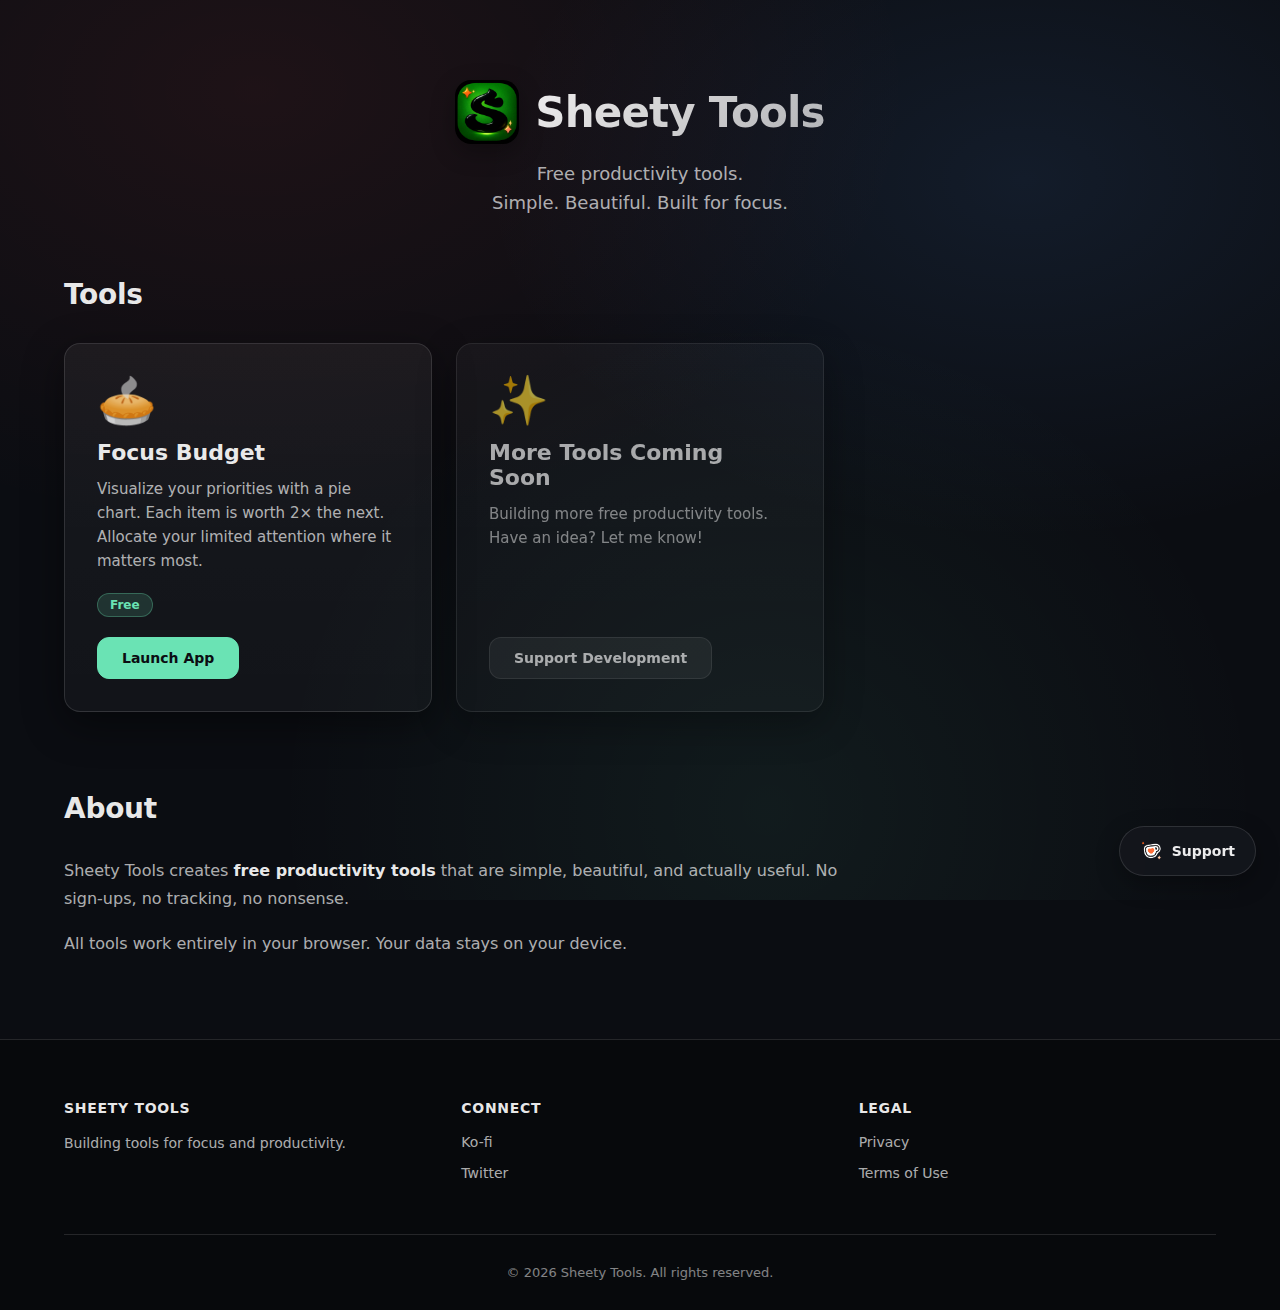
<file: index.html>
<!doctype html>
<html lang="en">
<head>
  <meta charset="UTF-8" />
  <meta name="viewport" content="width=device-width, initial-scale=1.0, maximum-scale=5.0, user-scalable=yes" />
  <meta name="description" content="Free productivity tools. Simple, beautiful, and built for focus." />
  <meta name="theme-color" content="#0b0d12" />
  
  <title>Sheety Tools - Free Productivity Tools</title>
  
  <link rel="stylesheet" href="./homepage.css">
</head>
<body>
  
  <header class="hero">
    <div class="container">
      <div class="logo-section">
        <img src="./Sheety_Logo.png" alt="Sheety Tools" class="logo" />
        <h1>Sheety Tools</h1>
      </div>
      <p class="tagline">Free productivity tools.<br>Simple. Beautiful. Built for focus.</p>
    </div>
  </header>

  <main class="container">
    <section class="products">
      <h2 class="section-title">Tools</h2>
      
      <div class="product-grid">
        
        <!-- Focus Budget -->
        <article class="product-card">
          <div class="product-icon">🥧</div>
          <h3 class="product-name">Focus Budget</h3>
          <p class="product-description">
            Visualize your priorities with a pie chart. Each item is worth 2× the next. 
            Allocate your limited attention where it matters most.
          </p>
          <div class="product-meta">
            <span class="badge">Free</span>
          </div>
          <div class="product-actions">
            <a href="./focus-budget.html" class="btn btn-primary">Launch App</a>
          </div>
        </article>

        <!-- Placeholder for future products -->
        <article class="product-card coming-soon">
          <div class="product-icon">✨</div>
          <h3 class="product-name">More Tools Coming Soon</h3>
          <p class="product-description">
            Building more free productivity tools. Have an idea? Let me know!
          </p>
          <div class="product-actions">
            <a href="https://ko-fi.com/sheetytools" class="btn btn-secondary" target="_blank" rel="noopener noreferrer">
              Support Development
            </a>
          </div>
        </article>

      </div>
    </section>

    <section class="about">
      <h2 class="section-title">About</h2>
      <div class="about-content">
        <p>
          Sheety Tools creates <strong>free productivity tools</strong> that are simple, 
          beautiful, and actually useful. No sign-ups, no tracking, no nonsense.
        </p>
        <p>
          All tools work entirely in your browser. Your data stays on your device.
        </p>
      </div>
    </section>
  </main>

  <footer class="footer">
    <div class="container">
      <div class="footer-content">
        <div class="footer-section">
          <h4>Sheety Tools</h4>
          <p>Building tools for focus and productivity.</p>
        </div>
        <div class="footer-section">
          <h4>Connect</h4>
          <ul class="footer-links">
            <li><a href="https://ko-fi.com/sheetytools" target="_blank" rel="noopener noreferrer">Ko-fi</a></li>
            <li><a href="https://twitter.com/yourusername" target="_blank" rel="noopener noreferrer">Twitter</a></li>
          </ul>
        </div>
        <div class="footer-section">
          <h4>Legal</h4>
          <ul class="footer-links">
            <li><a href="./privacy.html">Privacy</a></li>
            <li><a href="./terms.html">Terms of Use</a></li>
          </ul>
        </div>
      </div>
      <div class="footer-bottom">
        <p>&copy; 2026 Sheety Tools. All rights reserved.</p>
      </div>
    </div>
  </footer>

  <!-- Floating Ko-fi button -->
  <a href="https://ko-fi.com/sheetytools" target="_blank" rel="noopener noreferrer" class="floating-kofi" aria-label="Support on Ko-fi">
    <img src="./Sparkle_mug.gif" alt="" />
    <span>Support</span>
  </a>

</body>
</html>
</file>
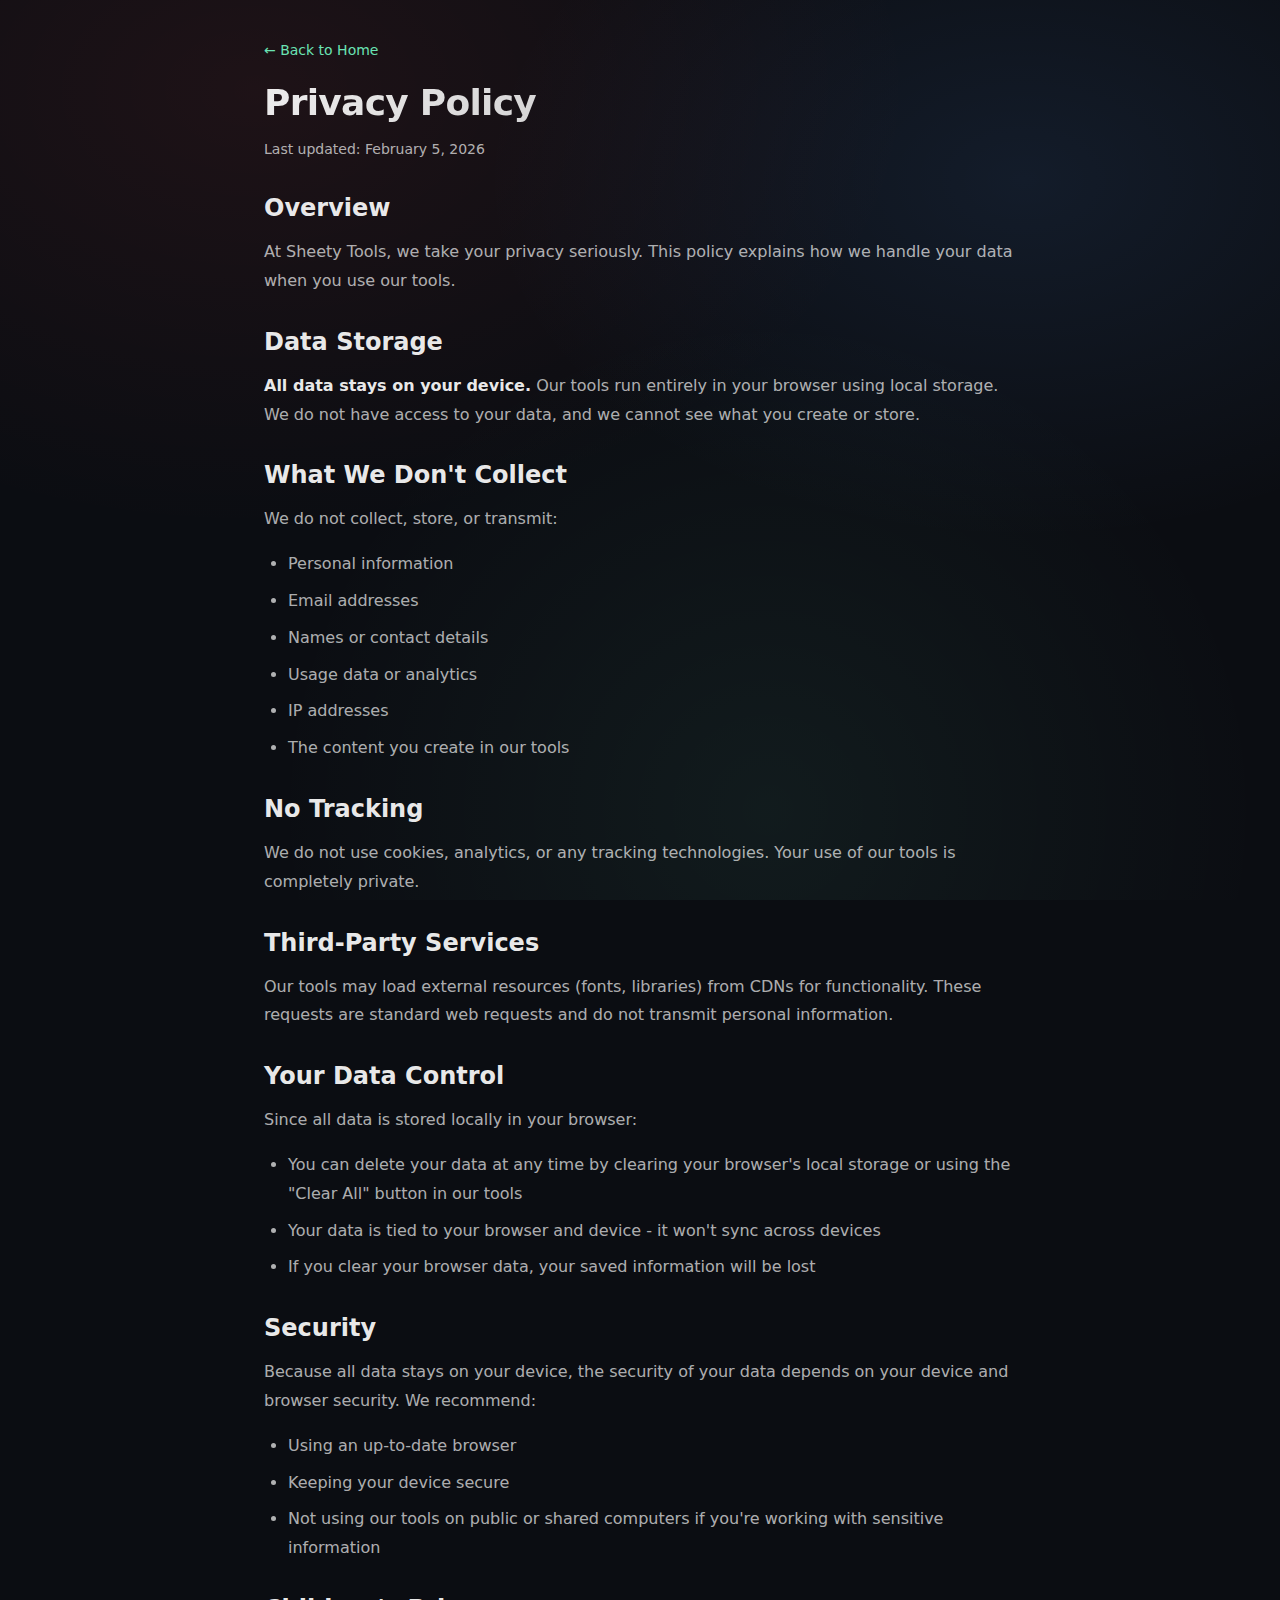
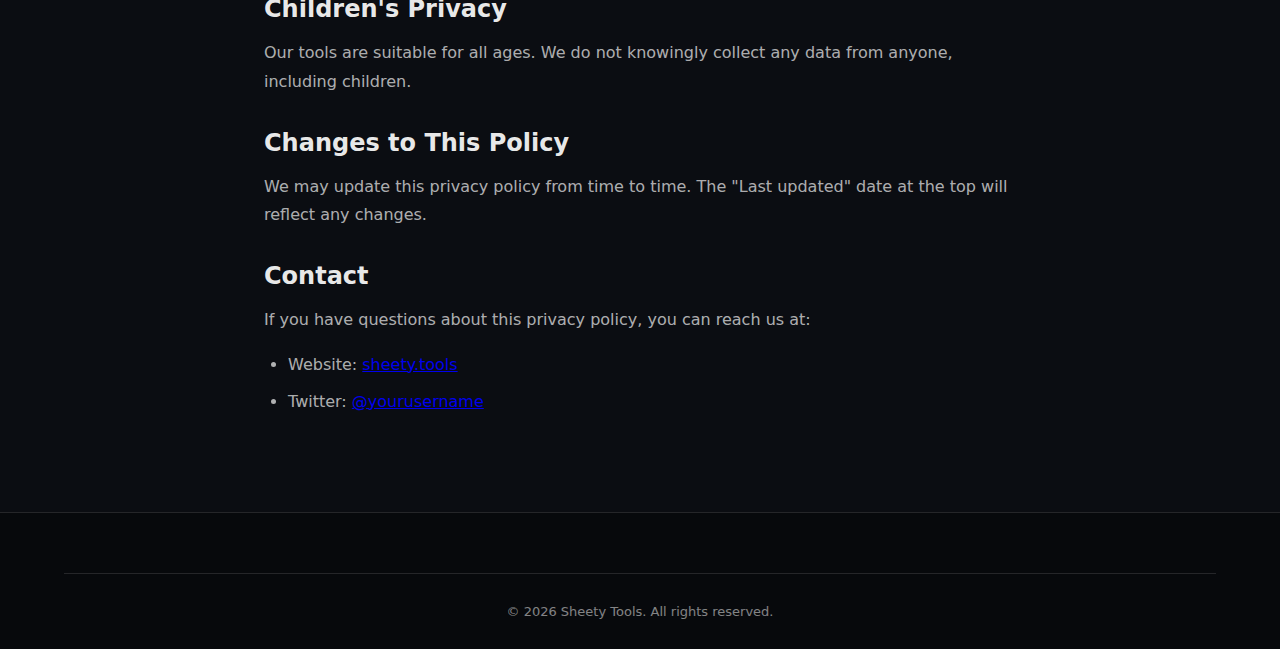
<file: privacy.html>
<!doctype html>
<html lang="en">
<head>
  <meta charset="UTF-8" />
  <meta name="viewport" content="width=device-width, initial-scale=1.0, maximum-scale=5.0, user-scalable=yes" />
  <meta name="description" content="Privacy Policy for Sheety Tools" />
  <meta name="theme-color" content="#0b0d12" />
  
  <title>Privacy Policy - Sheety Tools</title>
  
  <link rel="stylesheet" href="./homepage.css">
  <style>
    .legal-content {
      max-width: 800px;
      margin: 0 auto;
      padding: 40px 24px 80px;
    }
    
    .legal-content h1 {
      font-size: 36px;
      margin-bottom: 8px;
    }
    
    .legal-content .last-updated {
      color: var(--muted);
      font-size: 14px;
      margin-bottom: 32px;
    }
    
    .legal-content h2 {
      font-size: 24px;
      margin-top: 32px;
      margin-bottom: 16px;
      color: var(--text);
    }
    
    .legal-content p {
      font-size: 16px;
      line-height: 1.8;
      color: var(--muted);
      margin-bottom: 16px;
    }
    
    .legal-content ul {
      margin: 16px 0;
      padding-left: 24px;
    }
    
    .legal-content li {
      font-size: 16px;
      line-height: 1.8;
      color: var(--muted);
      margin-bottom: 8px;
    }
    
    .legal-content strong {
      color: var(--text);
    }
    
    .back-link {
      display: inline-flex;
      align-items: center;
      gap: 8px;
      color: var(--accent);
      text-decoration: none;
      font-size: 14px;
      margin-bottom: 24px;
    }
    
    .back-link:hover {
      text-decoration: underline;
    }
  </style>
</head>
<body>
  
  <div class="container legal-content">
    <a href="./index.html" class="back-link">← Back to Home</a>
    
    <h1>Privacy Policy</h1>
    <p class="last-updated">Last updated: February 5, 2026</p>
    
    <h2>Overview</h2>
    <p>
      At Sheety Tools, we take your privacy seriously. This policy explains how we handle your data when you use our tools.
    </p>
    
    <h2>Data Storage</h2>
    <p>
      <strong>All data stays on your device.</strong> Our tools run entirely in your browser using local storage. We do not have access to your data, and we cannot see what you create or store.
    </p>
    
    <h2>What We Don't Collect</h2>
    <p>We do not collect, store, or transmit:</p>
    <ul>
      <li>Personal information</li>
      <li>Email addresses</li>
      <li>Names or contact details</li>
      <li>Usage data or analytics</li>
      <li>IP addresses</li>
      <li>The content you create in our tools</li>
    </ul>
    
    <h2>No Tracking</h2>
    <p>
      We do not use cookies, analytics, or any tracking technologies. Your use of our tools is completely private.
    </p>
    
    <h2>Third-Party Services</h2>
    <p>
      Our tools may load external resources (fonts, libraries) from CDNs for functionality. These requests are standard web requests and do not transmit personal information.
    </p>
    
    <h2>Your Data Control</h2>
    <p>
      Since all data is stored locally in your browser:
    </p>
    <ul>
      <li>You can delete your data at any time by clearing your browser's local storage or using the "Clear All" button in our tools</li>
      <li>Your data is tied to your browser and device - it won't sync across devices</li>
      <li>If you clear your browser data, your saved information will be lost</li>
    </ul>
    
    <h2>Security</h2>
    <p>
      Because all data stays on your device, the security of your data depends on your device and browser security. We recommend:
    </p>
    <ul>
      <li>Using an up-to-date browser</li>
      <li>Keeping your device secure</li>
      <li>Not using our tools on public or shared computers if you're working with sensitive information</li>
    </ul>
    
    <h2>Children's Privacy</h2>
    <p>
      Our tools are suitable for all ages. We do not knowingly collect any data from anyone, including children.
    </p>
    
    <h2>Changes to This Policy</h2>
    <p>
      We may update this privacy policy from time to time. The "Last updated" date at the top will reflect any changes.
    </p>
    
    <h2>Contact</h2>
    <p>
      If you have questions about this privacy policy, you can reach us at:
    </p>
    <ul>
      <li>Website: <a href="https://sheety.tools">sheety.tools</a></li>
      <li>Twitter: <a href="https://twitter.com/yourusername" target="_blank" rel="noopener noreferrer">@yourusername</a></li>
    </ul>
  </div>
  
  <footer class="footer">
    <div class="container">
      <div class="footer-bottom">
        <p>&copy; 2026 Sheety Tools. All rights reserved.</p>
      </div>
    </div>
  </footer>

</body>
</html>
</file>
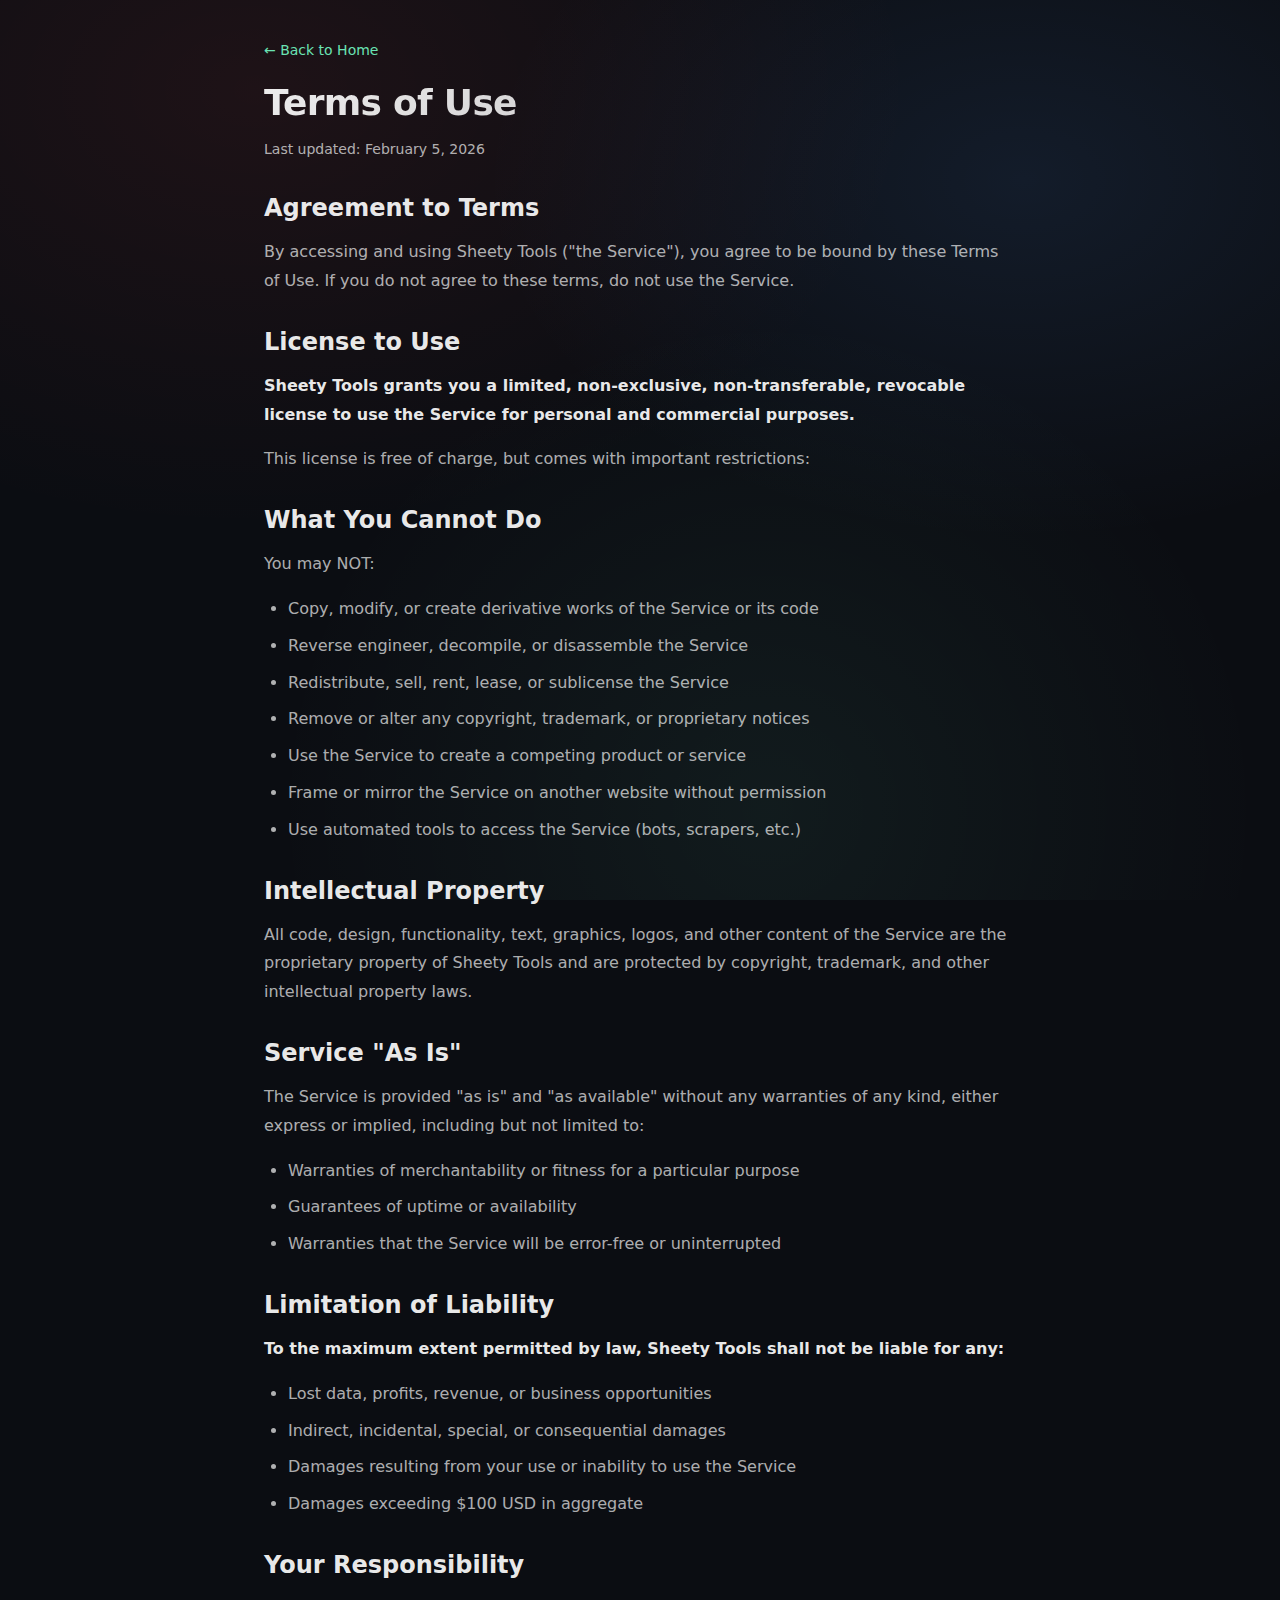
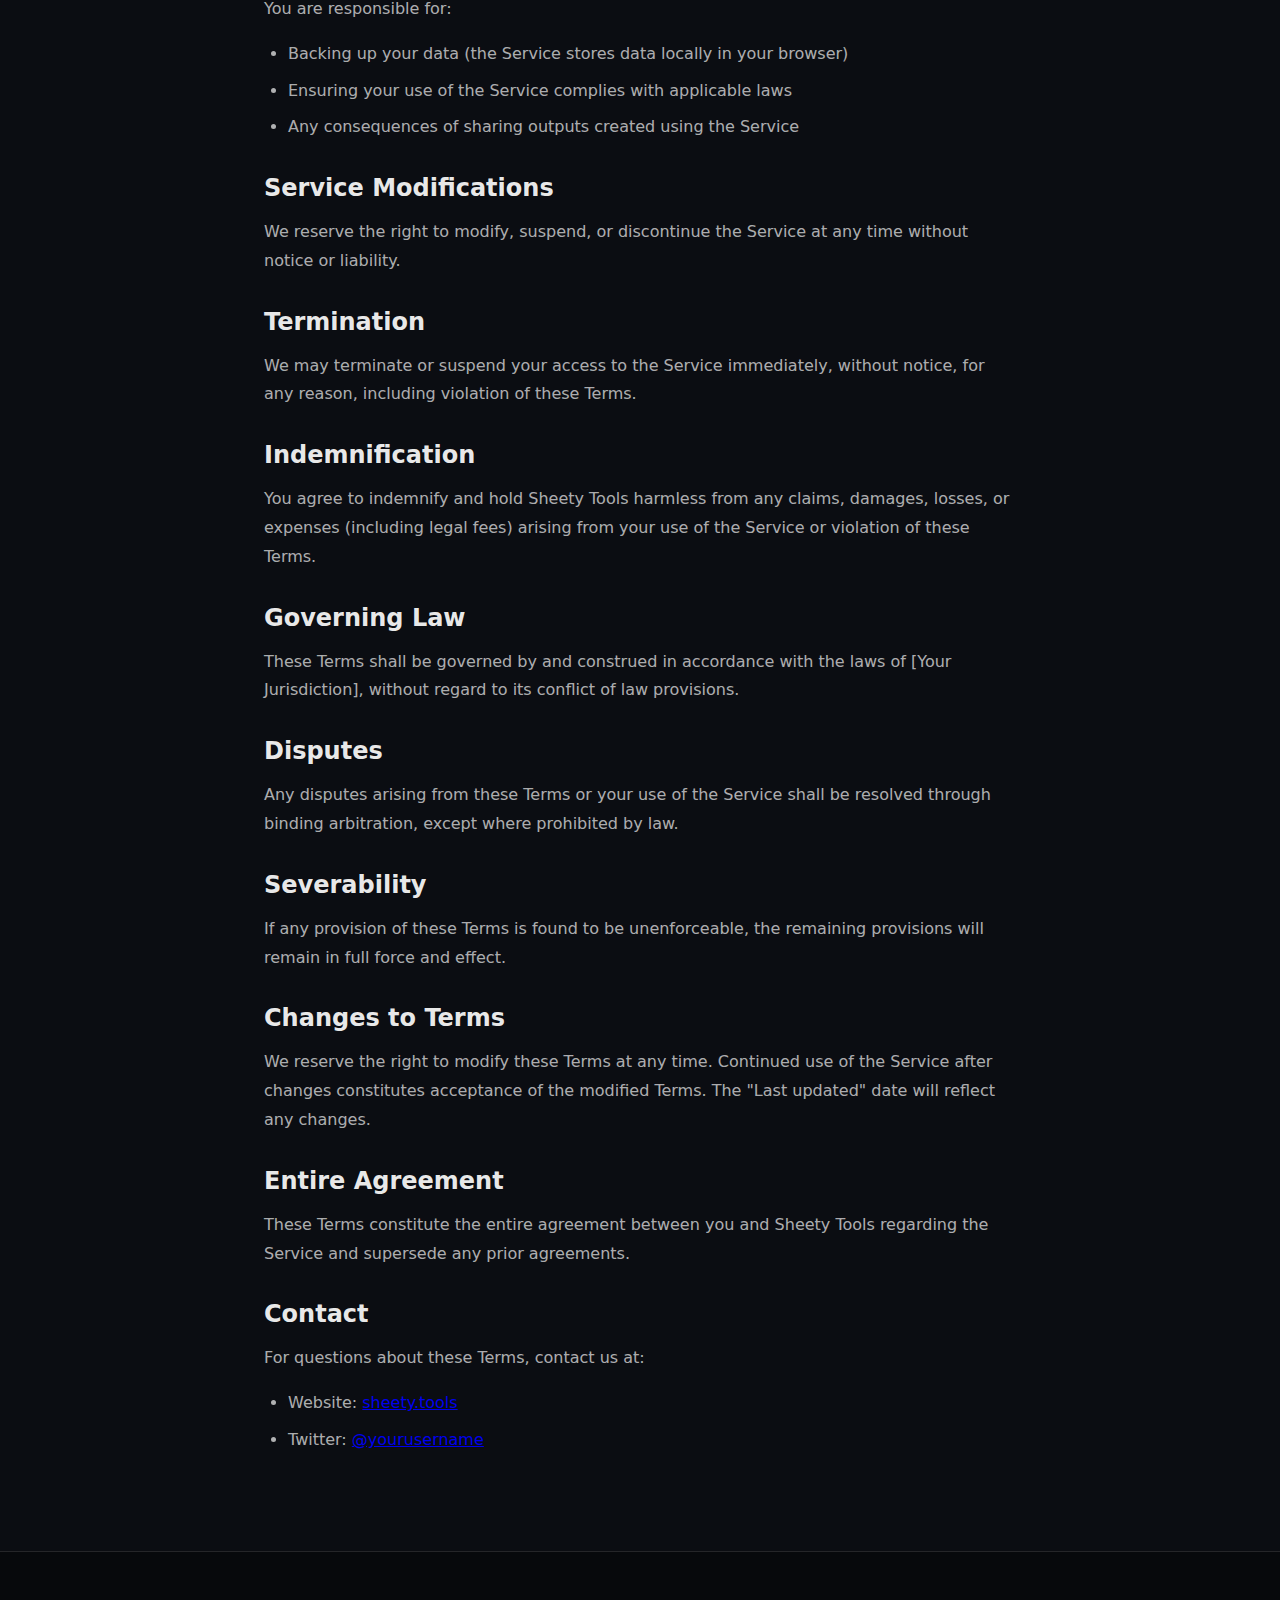
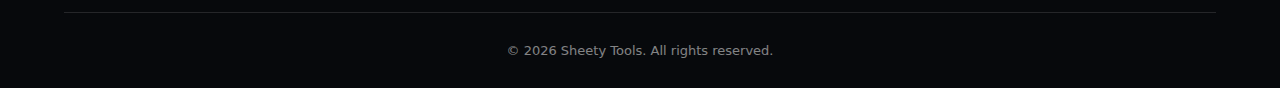
<file: terms.html>
<!doctype html>
<html lang="en">
<head>
  <meta charset="UTF-8" />
  <meta name="viewport" content="width=device-width, initial-scale=1.0, maximum-scale=5.0, user-scalable=yes" />
  <meta name="description" content="Terms of Use for Sheety Tools" />
  <meta name="theme-color" content="#0b0d12" />
  
  <title>Terms of Use - Sheety Tools</title>
  
  <link rel="stylesheet" href="./homepage.css">
  <style>
    .legal-content {
      max-width: 800px;
      margin: 0 auto;
      padding: 40px 24px 80px;
    }
    
    .legal-content h1 {
      font-size: 36px;
      margin-bottom: 8px;
    }
    
    .legal-content .last-updated {
      color: var(--muted);
      font-size: 14px;
      margin-bottom: 32px;
    }
    
    .legal-content h2 {
      font-size: 24px;
      margin-top: 32px;
      margin-bottom: 16px;
      color: var(--text);
    }
    
    .legal-content p {
      font-size: 16px;
      line-height: 1.8;
      color: var(--muted);
      margin-bottom: 16px;
    }
    
    .legal-content ul {
      margin: 16px 0;
      padding-left: 24px;
    }
    
    .legal-content li {
      font-size: 16px;
      line-height: 1.8;
      color: var(--muted);
      margin-bottom: 8px;
    }
    
    .legal-content strong {
      color: var(--text);
    }
    
    .back-link {
      display: inline-flex;
      align-items: center;
      gap: 8px;
      color: var(--accent);
      text-decoration: none;
      font-size: 14px;
      margin-bottom: 24px;
    }
    
    .back-link:hover {
      text-decoration: underline;
    }
  </style>
</head>
<body>
  
  <div class="container legal-content">
    <a href="./index.html" class="back-link">← Back to Home</a>
    
    <h1>Terms of Use</h1>
    <p class="last-updated">Last updated: February 5, 2026</p>
    
    <h2>Agreement to Terms</h2>
    <p>
      By accessing and using Sheety Tools ("the Service"), you agree to be bound by these Terms of Use. If you do not agree to these terms, do not use the Service.
    </p>
    
    <h2>License to Use</h2>
    <p>
      <strong>Sheety Tools grants you a limited, non-exclusive, non-transferable, revocable license to use the Service for personal and commercial purposes.</strong>
    </p>
    
    <p>This license is free of charge, but comes with important restrictions:</p>
    
    <h2>What You Cannot Do</h2>
    <p>You may NOT:</p>
    <ul>
      <li>Copy, modify, or create derivative works of the Service or its code</li>
      <li>Reverse engineer, decompile, or disassemble the Service</li>
      <li>Redistribute, sell, rent, lease, or sublicense the Service</li>
      <li>Remove or alter any copyright, trademark, or proprietary notices</li>
      <li>Use the Service to create a competing product or service</li>
      <li>Frame or mirror the Service on another website without permission</li>
      <li>Use automated tools to access the Service (bots, scrapers, etc.)</li>
    </ul>
    
    <h2>Intellectual Property</h2>
    <p>
      All code, design, functionality, text, graphics, logos, and other content of the Service are the proprietary property of Sheety Tools and are protected by copyright, trademark, and other intellectual property laws.
    </p>
    
    <h2>Service "As Is"</h2>
    <p>
      The Service is provided "as is" and "as available" without any warranties of any kind, either express or implied, including but not limited to:
    </p>
    <ul>
      <li>Warranties of merchantability or fitness for a particular purpose</li>
      <li>Guarantees of uptime or availability</li>
      <li>Warranties that the Service will be error-free or uninterrupted</li>
    </ul>
    
    <h2>Limitation of Liability</h2>
    <p>
      <strong>To the maximum extent permitted by law, Sheety Tools shall not be liable for any:</strong>
    </p>
    <ul>
      <li>Lost data, profits, revenue, or business opportunities</li>
      <li>Indirect, incidental, special, or consequential damages</li>
      <li>Damages resulting from your use or inability to use the Service</li>
      <li>Damages exceeding $100 USD in aggregate</li>
    </ul>
    
    <h2>Your Responsibility</h2>
    <p>You are responsible for:</p>
    <ul>
      <li>Backing up your data (the Service stores data locally in your browser)</li>
      <li>Ensuring your use of the Service complies with applicable laws</li>
      <li>Any consequences of sharing outputs created using the Service</li>
    </ul>
    
    <h2>Service Modifications</h2>
    <p>
      We reserve the right to modify, suspend, or discontinue the Service at any time without notice or liability.
    </p>
    
    <h2>Termination</h2>
    <p>
      We may terminate or suspend your access to the Service immediately, without notice, for any reason, including violation of these Terms.
    </p>
    
    <h2>Indemnification</h2>
    <p>
      You agree to indemnify and hold Sheety Tools harmless from any claims, damages, losses, or expenses (including legal fees) arising from your use of the Service or violation of these Terms.
    </p>
    
    <h2>Governing Law</h2>
    <p>
      These Terms shall be governed by and construed in accordance with the laws of [Your Jurisdiction], without regard to its conflict of law provisions.
    </p>
    
    <h2>Disputes</h2>
    <p>
      Any disputes arising from these Terms or your use of the Service shall be resolved through binding arbitration, except where prohibited by law.
    </p>
    
    <h2>Severability</h2>
    <p>
      If any provision of these Terms is found to be unenforceable, the remaining provisions will remain in full force and effect.
    </p>
    
    <h2>Changes to Terms</h2>
    <p>
      We reserve the right to modify these Terms at any time. Continued use of the Service after changes constitutes acceptance of the modified Terms. The "Last updated" date will reflect any changes.
    </p>
    
    <h2>Entire Agreement</h2>
    <p>
      These Terms constitute the entire agreement between you and Sheety Tools regarding the Service and supersede any prior agreements.
    </p>
    
    <h2>Contact</h2>
    <p>
      For questions about these Terms, contact us at:
    </p>
    <ul>
      <li>Website: <a href="https://sheety.tools">sheety.tools</a></li>
      <li>Twitter: <a href="https://twitter.com/yourusername" target="_blank" rel="noopener noreferrer">@yourusername</a></li>
    </ul>
  </div>
  
  <footer class="footer">
    <div class="container">
      <div class="footer-bottom">
        <p>&copy; 2026 Sheety Tools. All rights reserved.</p>
      </div>
    </div>
  </footer>

</body>
</html>
</file>
<file: homepage.css>
:root {
  --bg: #0b0d12;
  --panel: rgba(255, 255, 255, 0.06);
  --panel2: rgba(255, 255, 255, 0.08);
  --text: rgba(255, 255, 255, 0.92);
  --muted: rgba(255, 255, 255, 0.68);
  --muted2: rgba(255, 255, 255, 0.5);
  --stroke: rgba(255, 255, 255, 0.12);
  --shadow: 0 12px 40px rgba(0, 0, 0, 0.45);
  --radius: 16px;
  --radius2: 12px;
  --accent: #6ae3b4;
  --accent-hover: #7ff0c4;
  --sans: ui-sans-serif, system-ui, -apple-system, Segoe UI, Roboto, Helvetica, Arial, "Apple Color Emoji", "Segoe UI Emoji";
}

* { box-sizing: border-box; }
html, body { height: 100%; margin: 0; }

body {
  font-family: var(--sans);
  color: var(--text);
  background:
    radial-gradient(1200px 800px at 20% 10%, rgba(255, 80, 80, 0.08), transparent 55%),
    radial-gradient(900px 600px at 80% 20%, rgba(90, 160, 255, 0.10), transparent 60%),
    radial-gradient(900px 900px at 60% 90%, rgba(120, 255, 210, 0.06), transparent 55%),
    var(--bg);
  background-attachment: fixed;
  -webkit-overflow-scrolling: touch;
  min-height: 100vh;
  display: flex;
  flex-direction: column;
}

.container {
  width: min(1200px, 95vw);
  margin: 0 auto;
  padding: 0 24px;
}

/* Hero Section */
.hero {
  padding: 80px 0 60px;
  text-align: center;
}

.logo-section {
  display: flex;
  align-items: center;
  justify-content: center;
  gap: 16px;
  margin-bottom: 16px;
}

.logo {
  width: 64px;
  height: 64px;
  border-radius: 16px;
  box-shadow: 0 8px 24px rgba(0, 0, 0, 0.3);
}

h1 {
  margin: 0;
  font-size: 42px;
  font-weight: 800;
  letter-spacing: -0.02em;
  background: linear-gradient(135deg, var(--text) 0%, var(--muted) 100%);
  -webkit-background-clip: text;
  -webkit-text-fill-color: transparent;
  background-clip: text;
}

.tagline {
  margin: 0;
  font-size: 18px;
  line-height: 1.6;
  color: var(--muted);
  max-width: 600px;
  margin: 0 auto;
}

/* Main Content */
main {
  flex: 1;
  padding: 40px 0;
}

.section-title {
  font-size: 28px;
  font-weight: 700;
  margin: 0 0 32px;
  color: var(--text);
  letter-spacing: -0.01em;
}

/* Products Grid */
.products {
  margin-bottom: 80px;
}

.product-grid {
  display: grid;
  grid-template-columns: repeat(auto-fill, minmax(320px, 1fr));
  gap: 24px;
}

.product-card {
  padding: 32px;
  border: 1px solid var(--stroke);
  border-radius: var(--radius);
  background: linear-gradient(to bottom, rgba(255,255,255,0.05), rgba(255,255,255,0.03));
  box-shadow: var(--shadow);
  transition: all 0.3s ease;
  display: flex;
  flex-direction: column;
}

.product-card:hover {
  transform: translateY(-4px);
  box-shadow: 0 16px 48px rgba(0, 0, 0, 0.5);
  border-color: rgba(255, 255, 255, 0.18);
}

.product-card.coming-soon {
  opacity: 0.7;
}

.product-card.coming-soon:hover {
  opacity: 1;
}

.product-icon {
  font-size: 48px;
  margin-bottom: 16px;
  line-height: 1;
}

.product-name {
  font-size: 22px;
  font-weight: 700;
  margin: 0 0 12px;
  color: var(--text);
}

.product-description {
  font-size: 15px;
  line-height: 1.6;
  color: var(--muted);
  margin: 0 0 20px;
  flex: 1;
}

.product-meta {
  display: flex;
  gap: 8px;
  margin-bottom: 20px;
  flex-wrap: wrap;
}

.badge {
  display: inline-block;
  padding: 4px 12px;
  border-radius: 20px;
  font-size: 12px;
  font-weight: 600;
  background: rgba(106, 227, 180, 0.15);
  color: var(--accent);
  border: 1px solid rgba(106, 227, 180, 0.3);
}

.product-actions {
  display: flex;
  gap: 12px;
  flex-wrap: wrap;
}

/* Buttons */
.btn {
  display: inline-flex;
  align-items: center;
  justify-content: center;
  gap: 8px;
  padding: 12px 24px;
  border-radius: var(--radius2);
  font-size: 14px;
  font-weight: 600;
  text-decoration: none;
  transition: all 0.2s ease;
  cursor: pointer;
  border: none;
  white-space: nowrap;
  touch-action: manipulation;
  -webkit-tap-highlight-color: transparent;
}

.btn-primary {
  background: var(--accent);
  color: var(--bg);
  border: 1px solid var(--accent);
}

.btn-primary:hover {
  background: var(--accent-hover);
  border-color: var(--accent-hover);
  transform: translateY(-1px);
  box-shadow: 0 4px 12px rgba(106, 227, 180, 0.3);
}

.btn-secondary {
  background: rgba(255, 255, 255, 0.08);
  color: var(--text);
  border: 1px solid var(--stroke);
}

.btn-secondary:hover {
  background: rgba(255, 255, 255, 0.12);
  border-color: rgba(255, 255, 255, 0.2);
}

.btn svg {
  flex-shrink: 0;
}

/* About Section */
.about {
  margin-bottom: 80px;
}

.about-content {
  max-width: 800px;
}

.about-content p {
  font-size: 16px;
  line-height: 1.8;
  color: var(--muted);
  margin: 0 0 16px;
}

.about-content strong {
  color: var(--text);
  font-weight: 600;
}

/* Footer */
.footer {
  background: rgba(0, 0, 0, 0.3);
  border-top: 1px solid var(--stroke);
  padding: 60px 0 30px;
  margin-top: auto;
}

.footer-content {
  display: grid;
  grid-template-columns: repeat(auto-fit, minmax(200px, 1fr));
  gap: 40px;
  margin-bottom: 40px;
}

.footer-section h4 {
  font-size: 14px;
  font-weight: 700;
  text-transform: uppercase;
  letter-spacing: 0.05em;
  margin: 0 0 16px;
  color: var(--text);
}

.footer-section p {
  font-size: 14px;
  line-height: 1.6;
  color: var(--muted);
  margin: 0;
}

.footer-links {
  list-style: none;
  padding: 0;
  margin: 0;
}

.footer-links li {
  margin: 0 0 12px;
}

.footer-links a {
  font-size: 14px;
  color: var(--muted);
  text-decoration: none;
  transition: color 0.2s ease;
}

.footer-links a:hover {
  color: var(--text);
}

.footer-bottom {
  padding-top: 30px;
  border-top: 1px solid var(--stroke);
  text-align: center;
}

.footer-bottom p {
  font-size: 13px;
  color: var(--muted2);
  margin: 0;
}

/* Floating Ko-fi */
.floating-kofi {
  position: fixed;
  bottom: 24px;
  right: 24px;
  display: flex;
  align-items: center;
  gap: 8px;
  padding: 12px 20px;
  border-radius: 50px;
  background: rgba(20,22,28,0.92);
  border: 1px solid var(--stroke);
  box-shadow: 0 8px 24px rgba(0,0,0,0.3);
  text-decoration: none;
  color: var(--text);
  font-size: 14px;
  font-weight: 600;
  transition: all 0.3s ease;
  z-index: 1000;
  backdrop-filter: blur(8px);
}

.floating-kofi:hover {
  background: rgba(25,27,33,0.95);
  border-color: rgba(255,255,255,0.2);
  transform: translateY(-2px);
  box-shadow: 0 12px 32px rgba(0,0,0,0.4);
}

.floating-kofi img {
  width: 24px;
  height: 24px;
  filter: brightness(1.1);
}

/* Responsive Design */
@media (max-width: 768px) {
  .hero {
    padding: 60px 0 40px;
  }

  h1 {
    font-size: 32px;
  }

  .logo {
    width: 48px;
    height: 48px;
  }

  .tagline {
    font-size: 16px;
  }

  .section-title {
    font-size: 24px;
    margin-bottom: 24px;
  }

  .product-grid {
    grid-template-columns: 1fr;
  }

  .product-card {
    padding: 24px;
  }

  .product-actions {
    flex-direction: column;
  }

  .btn {
    width: 100%;
  }

  .footer-content {
    grid-template-columns: 1fr;
    gap: 32px;
  }

  .floating-kofi span {
    display: none;
  }

  .floating-kofi {
    padding: 12px;
    border-radius: 50%;
    width: 48px;
    height: 48px;
    justify-content: center;
  }
}

@media (max-width: 480px) {
  .container {
    padding: 0 16px;
  }

  .hero {
    padding: 40px 0 30px;
  }

  h1 {
    font-size: 28px;
  }

  .logo-section {
    flex-direction: column;
    gap: 12px;
  }

  .product-card {
    padding: 20px;
  }

  .product-icon {
    font-size: 40px;
  }

  .floating-kofi {
    bottom: 16px;
    right: 16px;
  }
}
</file>
